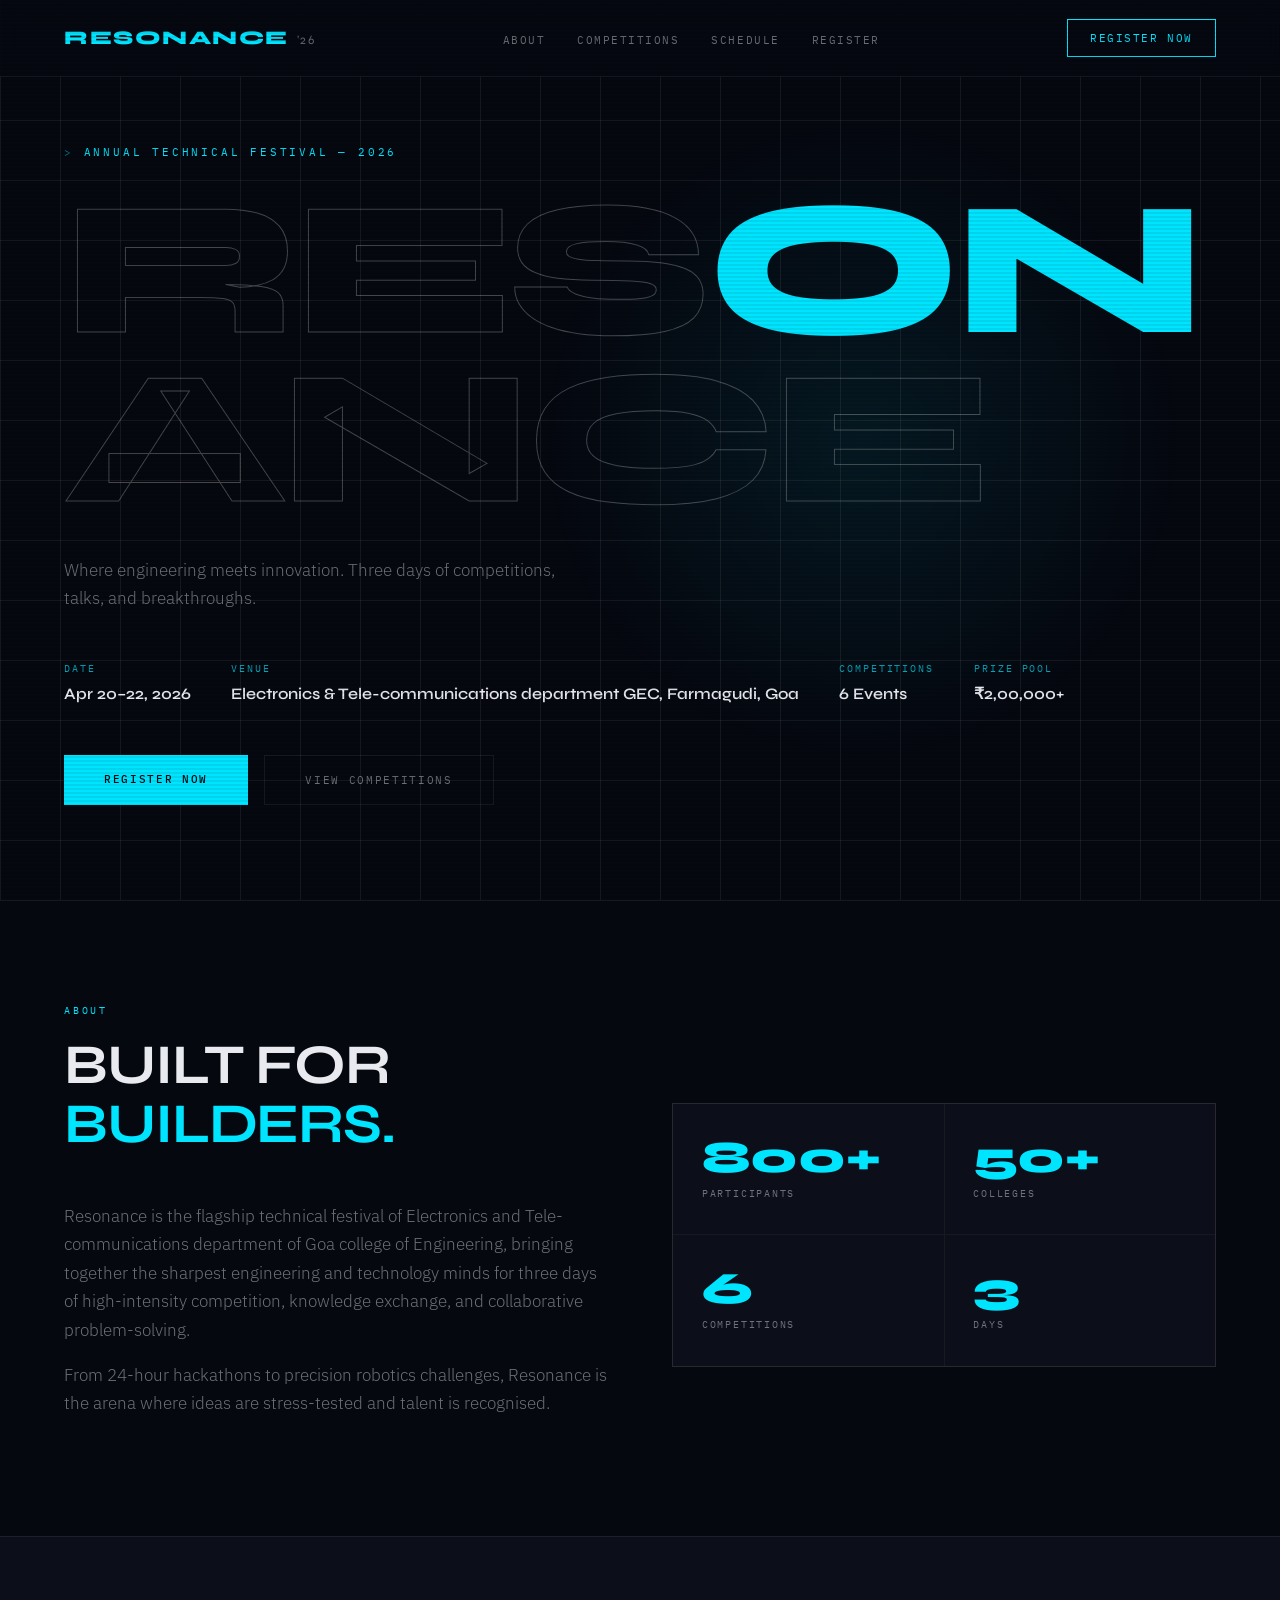
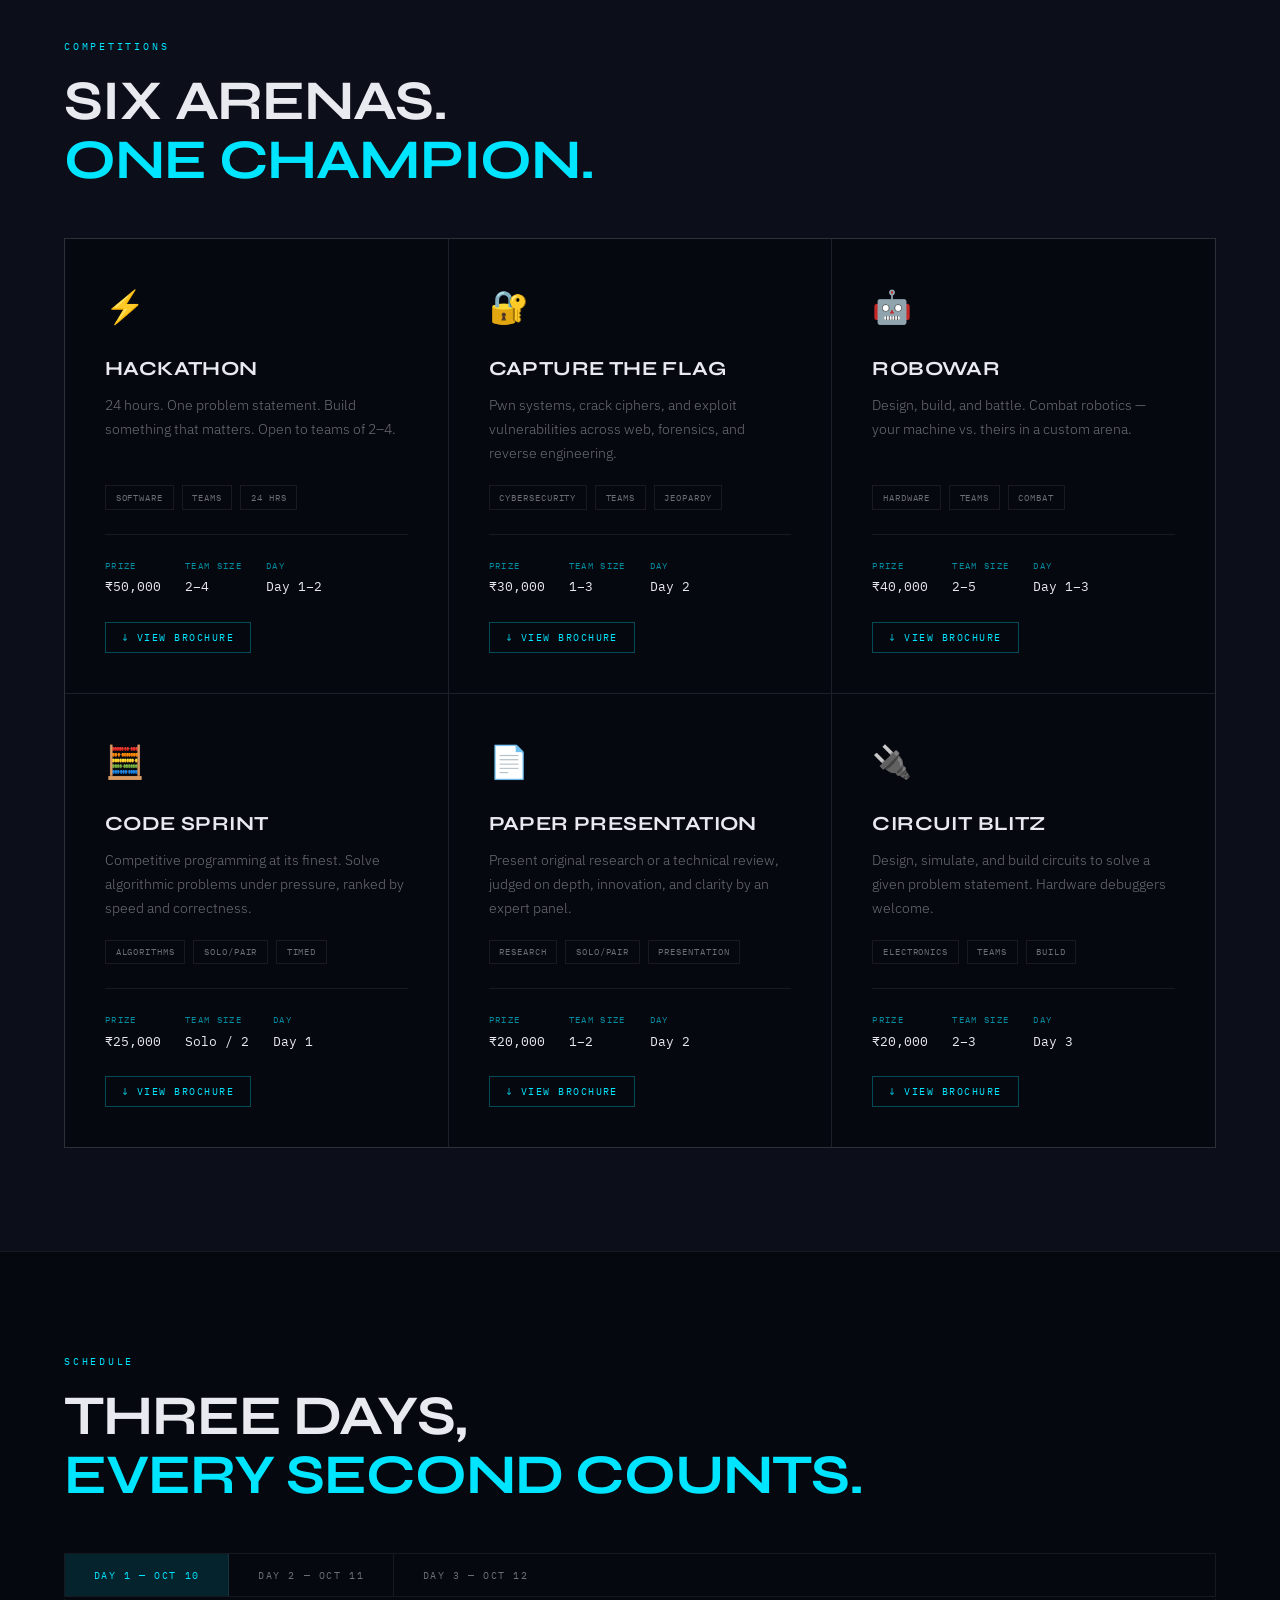
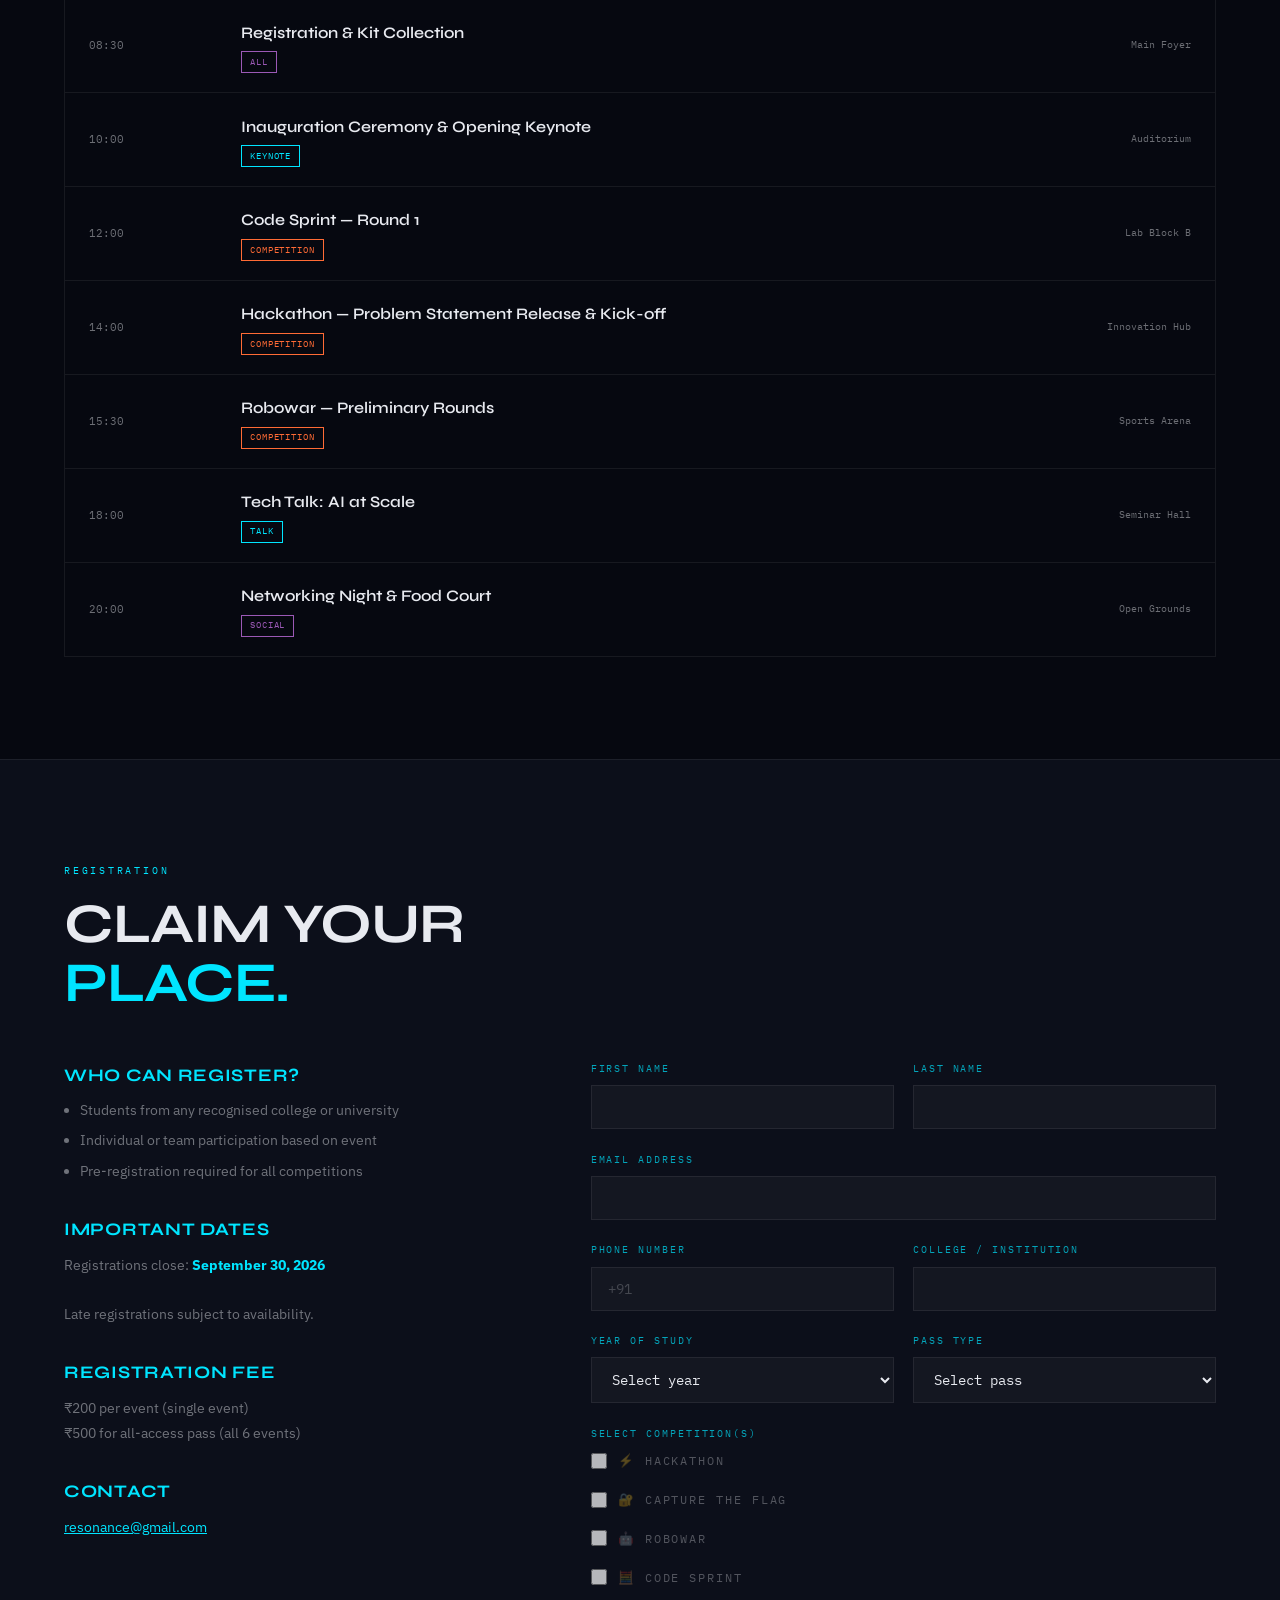
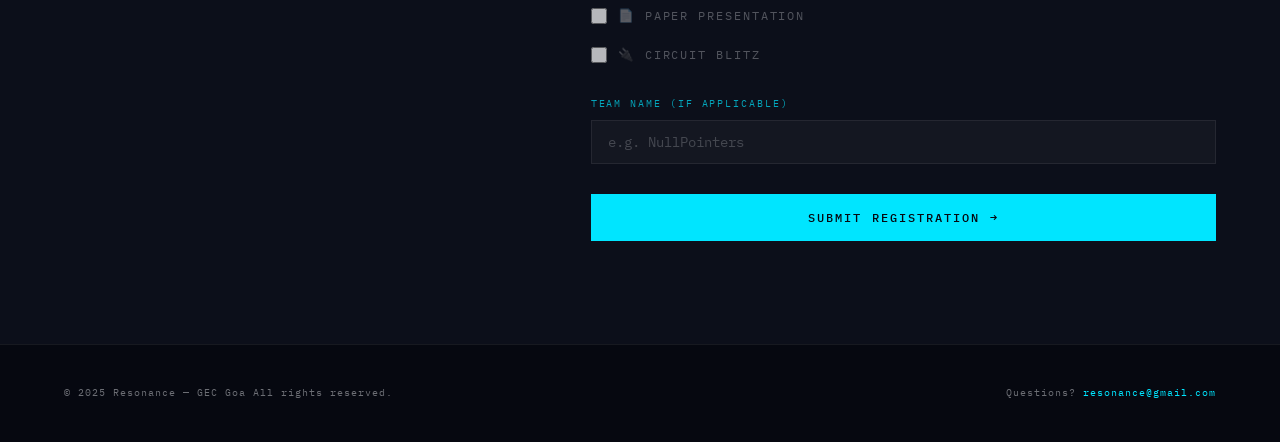
<file: index_old.html>
<!DOCTYPE html>
<html lang="en">
<head>
  <meta charset="UTF-8"/>
  <meta name="viewport" content="width=device-width, initial-scale=1.0"/>
  <title>RESONANCE 2026 — Technical Fest</title>
  <link rel="preconnect" href="https://fonts.googleapis.com">
  <link href="https://fonts.googleapis.com/css2?family=Syne:wght@400;500;600;700;800&family=IBM+Plex+Mono:ital,wght@0,300;0,400;0,500;1,300&family=IBM+Plex+Sans:wght@300;400&display=swap" rel="stylesheet">
  <style>
    *, *::before, *::after { box-sizing: border-box; margin: 0; padding: 0; }

    :root {
      --bg: #060810;
      --surface: #0c0f1a;
      --border: rgba(255,255,255,0.07);
      --cyan: #00e5ff;
      --cyan-dim: rgba(0,229,255,0.12);
      --cyan-glow: rgba(0,229,255,0.35);
      --orange: #ff6b35;
      --text: #e8eaf0;
      --muted: rgba(232,234,240,0.45);
      --display: 'Syne', sans-serif;
      --mono: 'IBM Plex Mono', monospace;
      --body: 'IBM Plex Sans', sans-serif;
    }

    html { scroll-behavior: smooth; }

    body {
      background: var(--bg);
      color: var(--text);
      font-family: var(--body);
      font-size: 16px;
      line-height: 1.7;
      overflow-x: hidden;
    }

    body::before {
      content: '';
      position: fixed; inset: 0; z-index: 999;
      background: repeating-linear-gradient(0deg, transparent, transparent 2px, rgba(0,0,0,0.07) 2px, rgba(0,0,0,0.07) 4px);
      pointer-events: none;
    }

    body::after {
      content: '';
      position: fixed; inset: 0; z-index: 0;
      background-image: linear-gradient(var(--border) 1px, transparent 1px), linear-gradient(90deg, var(--border) 1px, transparent 1px);
      background-size: 60px 60px;
      pointer-events: none;
    }

    * { position: relative; z-index: 1; }

    nav {
      position: fixed; top: 0; left: 0; right: 0; z-index: 900;
      display: flex; align-items: center; justify-content: space-between;
      padding: 1.2rem clamp(1.5rem, 5vw, 4rem);
      background: rgba(6,8,16,0.88);
      backdrop-filter: blur(12px);
      border-bottom: 1px solid var(--border);
    }

    .nav-logo { font-family: var(--display); font-weight: 800; font-size: 1.2rem; letter-spacing: 0.08em; text-transform: uppercase; color: var(--cyan); }
    .nav-logo span { color: var(--text); opacity: 0.4; font-weight: 400; font-size: 0.8rem; margin-left: 0.5rem; }

    nav ul { list-style: none; display: flex; gap: 2rem; }
    nav a { font-family: var(--mono); font-size: 0.68rem; letter-spacing: 0.14em; text-transform: uppercase; text-decoration: none; color: var(--muted); transition: color 0.2s; }
    nav a:hover { color: var(--cyan); }

    .nav-register { padding: 0.55rem 1.4rem; border: 1px solid var(--cyan); color: var(--cyan); transition: background 0.2s, color 0.2s; }
    .nav-register:hover { background: var(--cyan); color: var(--bg); }

    header {
      min-height: 100vh;
      display: flex; flex-direction: column; justify-content: center; align-items: flex-start;
      padding: 8rem clamp(1.5rem, 6vw, 4rem) 5rem;
      overflow: hidden;
    }

    .hero-glow {
      position: absolute; top: 10%; left: 40%; width: 700px; height: 700px;
      background: radial-gradient(circle, rgba(0,229,255,0.08) 0%, transparent 65%);
      pointer-events: none; z-index: 0;
      animation: pulse 6s ease-in-out infinite alternate;
    }

    @keyframes pulse { from { transform: scale(1); opacity: 0.6; } to { transform: scale(1.15); opacity: 1; } }
    @keyframes fadeUp { from { opacity: 0; transform: translateY(18px); } to { opacity: 1; transform: translateY(0); } }

    .hero-eyebrow { font-family: var(--mono); font-size: 0.7rem; letter-spacing: 0.25em; text-transform: uppercase; color: var(--cyan); margin-bottom: 1.5rem; animation: fadeUp 0.7s ease both; }
    .hero-eyebrow::before { content: '> '; opacity: 0.5; }

    h1 { font-family: var(--display); font-weight: 800; font-size: clamp(3rem, 15vw, 13rem); line-height: 0.88; letter-spacing: -0.03em; text-transform: uppercase; animation: fadeUp 0.8s 0.1s ease both; }
    h1 .outline { -webkit-text-stroke: 1px rgba(255,255,255,0.25); color: transparent; }
    h1 .accent { color: var(--cyan); }

    .hero-tagline { margin-top: 2rem; font-size: 1.05rem; color: var(--muted); max-width: 500px; font-weight: 300; animation: fadeUp 0.8s 0.2s ease both; }

    .hero-meta { display: flex; gap: 2.5rem; flex-wrap: wrap; margin-top: 3rem; animation: fadeUp 0.8s 0.3s ease both; }
    .hero-meta-item { display: flex; flex-direction: column; gap: 0.2rem; }
    .hero-meta-label { font-family: var(--mono); font-size: 0.6rem; letter-spacing: 0.2em; text-transform: uppercase; color: var(--cyan); opacity: 0.7; }
    .hero-meta-val { font-family: var(--display); font-weight: 600; font-size: 1rem; }

    .hero-cta { display: flex; gap: 1rem; flex-wrap: wrap; margin-top: 3rem; animation: fadeUp 0.8s 0.4s ease both; }

    .btn-primary { padding: 0.9rem 2.5rem; background: var(--cyan); color: var(--bg); font-family: var(--mono); font-size: 0.7rem; letter-spacing: 0.15em; text-transform: uppercase; text-decoration: none; font-weight: 500; transition: opacity 0.2s, box-shadow 0.2s; }
    .btn-primary:hover { opacity: 0.85; box-shadow: 0 0 30px var(--cyan-glow); }

    .btn-outline { padding: 0.9rem 2.5rem; border: 1px solid var(--border); color: var(--muted); font-family: var(--mono); font-size: 0.7rem; letter-spacing: 0.15em; text-transform: uppercase; text-decoration: none; transition: border-color 0.2s, color 0.2s; }
    .btn-outline:hover { border-color: var(--cyan); color: var(--cyan); }

    section { padding: clamp(4rem, 8vw, 7rem) clamp(1.5rem, 6vw, 4rem); border-top: 1px solid var(--border); }

    .sec-label { font-family: var(--mono); font-size: 0.62rem; letter-spacing: 0.28em; text-transform: uppercase; color: var(--cyan); margin-bottom: 1rem; opacity: 0.8; }

    h2 { font-family: var(--display); font-weight: 700; font-size: clamp(2rem, 4.5vw, 3.5rem); line-height: 1.05; letter-spacing: -0.02em; text-transform: uppercase; margin-bottom: 3rem; }
    h2 em { font-style: normal; color: var(--cyan); }

    .about-layout { display: grid; grid-template-columns: 1fr 1fr; gap: 4rem; align-items: center; }
    .about-text p { color: var(--muted); font-weight: 300; margin-bottom: 1rem; font-size: 1.05rem; }

    .stats-grid { display: grid; grid-template-columns: 1fr 1fr; gap: 1px; background: var(--border); border: 1px solid var(--border); }
    .stat-box { background: var(--surface); padding: 2rem 1.8rem; transition: background 0.2s; }
    .stat-box:hover { background: var(--cyan-dim); }
    .stat-num { font-family: var(--display); font-size: 2.8rem; font-weight: 800; color: var(--cyan); line-height: 1; margin-bottom: 0.3rem; }
    .stat-label { font-family: var(--mono); font-size: 0.62rem; letter-spacing: 0.18em; text-transform: uppercase; color: var(--muted); }

    #competitions { background: var(--surface); }

    .comp-grid { display: grid; grid-template-columns: repeat(auto-fill, minmax(320px, 1fr)); gap: 1px; background: var(--border); border: 1px solid var(--border); }

    .comp-card { background: var(--bg); padding: 2.5rem; cursor: pointer; transition: background 0.2s; display: flex; flex-direction: column; }
    .comp-card:hover { background: rgba(0,229,255,0.04); }

    .comp-icon { font-size: 2rem; margin-bottom: 1.2rem; }
    .comp-card h3 { font-family: var(--display); font-weight: 700; font-size: 1.25rem; text-transform: uppercase; letter-spacing: 0.02em; margin-bottom: 0.5rem; }
    .comp-card p { font-size: 0.88rem; color: var(--muted); font-weight: 300; flex: 1; }

    .comp-tags { display: flex; gap: 0.5rem; flex-wrap: wrap; margin-top: 1.2rem; }
    .ctag { font-family: var(--mono); font-size: 0.58rem; letter-spacing: 0.1em; text-transform: uppercase; padding: 0.2rem 0.6rem; border: 1px solid var(--border); color: var(--muted); }

    .comp-meta { display: flex; gap: 1.5rem; margin-top: 1.5rem; padding-top: 1.5rem; border-top: 1px solid var(--border); }
    .comp-meta-item { display: flex; flex-direction: column; gap: 0.15rem; }
    .comp-meta-key { font-family: var(--mono); font-size: 0.55rem; letter-spacing: 0.15em; text-transform: uppercase; color: var(--cyan); opacity: 0.6; }
    .comp-meta-val { font-family: var(--mono); font-size: 0.8rem; color: var(--text); }

    .btn-brochure { display: inline-block; margin-top: 1.5rem; font-family: var(--mono); font-size: 0.62rem; letter-spacing: 0.15em; text-transform: uppercase; color: var(--cyan); text-decoration: none; border: 1px solid rgba(0,229,255,0.3); padding: 0.5rem 1rem; transition: background 0.2s, border-color 0.2s; align-self: flex-start; cursor: pointer; background: none; }
    .btn-brochure:hover { background: var(--cyan-dim); border-color: var(--cyan); }
    .btn-brochure::before { content: '↓ '; }

    /* BROCHURE OVERLAY */
    .brochure-overlay { display: none; position: fixed; inset: 0; z-index: 800; background: rgba(6,8,16,0.97); overflow-y: auto; }
    .brochure-overlay.open { display: block; }

    .brochure-inner { max-width: 860px; margin: 4rem auto; padding: 0 1.5rem 4rem; }

    .brochure-close { font-family: var(--mono); font-size: 0.68rem; letter-spacing: 0.15em; text-transform: uppercase; color: var(--muted); background: none; border: 1px solid var(--border); padding: 0.5rem 1.2rem; cursor: pointer; margin-bottom: 3rem; transition: color 0.2s, border-color 0.2s; }
    .brochure-close:hover { color: var(--cyan); border-color: var(--cyan); }

    .brochure-hero { border: 1px solid var(--border); padding: 3.5rem; margin-bottom: 2rem; background: var(--surface); }
    .brochure-hero .big-icon { font-size: 3rem; margin-bottom: 1rem; display: block; }
    .brochure-hero h2 { font-size: clamp(2rem, 5vw, 3.5rem); margin-bottom: 0.5rem; }
    .brochure-hero p { color: var(--muted); font-size: 1.05rem; max-width: 560px; }

    .brochure-section { border: 1px solid var(--border); padding: 2.5rem; margin-bottom: 1px; background: var(--surface); }
    .brochure-section h3 { font-family: var(--display); font-weight: 700; font-size: 1rem; text-transform: uppercase; letter-spacing: 0.06em; color: var(--cyan); margin-bottom: 1.2rem; }
    .brochure-section p, .brochure-section li { color: var(--muted); font-size: 0.95rem; font-weight: 300; }
    .brochure-section ul { padding-left: 1.2rem; }
    .brochure-section li { margin-bottom: 0.4rem; }

    .brochure-grid { display: grid; grid-template-columns: 1fr 1fr; gap: 1px; margin-bottom: 1px; }

    .prize-row { display: flex; justify-content: space-between; align-items: center; padding: 0.8rem 0; border-bottom: 1px solid var(--border); }
    .prize-row:last-child { border-bottom: none; }
    .prize-place { font-family: var(--mono); font-size: 0.72rem; letter-spacing: 0.1em; text-transform: uppercase; color: var(--muted); }
    .prize-amount { font-family: var(--display); font-weight: 700; color: var(--cyan); font-size: 1.3rem; }

    .timeline-item { display: flex; gap: 1.5rem; padding: 0.8rem 0; border-bottom: 1px solid var(--border); align-items: baseline; }
    .timeline-item:last-child { border-bottom: none; }
    .timeline-date { font-family: var(--mono); font-size: 0.7rem; color: var(--cyan); opacity: 0.7; min-width: 90px; }
    .timeline-text { font-size: 0.92rem; color: var(--muted); }

    .btn-register-comp { display: inline-block; margin-top: 2rem; padding: 1rem 2.5rem; background: var(--cyan); color: var(--bg); font-family: var(--mono); font-size: 0.7rem; letter-spacing: 0.15em; text-transform: uppercase; font-weight: 500; cursor: pointer; border: none; transition: opacity 0.2s; }
    .btn-register-comp:hover { opacity: 0.85; }

    /* SCHEDULE */
    .schedule-tabs { display: flex; border: 1px solid var(--border); margin-bottom: 2px; overflow-x: auto; }
    .tab { font-family: var(--mono); font-size: 0.65rem; letter-spacing: 0.15em; text-transform: uppercase; padding: 0.9rem 1.8rem; background: none; border: none; border-right: 1px solid var(--border); color: var(--muted); cursor: pointer; white-space: nowrap; transition: background 0.15s, color 0.15s; }
    .tab:last-child { border-right: none; }
    .tab.active { background: var(--cyan-dim); color: var(--cyan); }
    .tab-content { display: none; }
    .tab-content.active { display: block; }

    .sched-item { display: grid; grid-template-columns: 120px 1fr auto; gap: 2rem; padding: 1.2rem 1.5rem; border: 1px solid var(--border); border-top: none; align-items: center; transition: background 0.15s; }
    .sched-item:hover { background: rgba(0,229,255,0.03); }
    .sched-time { font-family: var(--mono); font-size: 0.7rem; color: var(--muted); }
    .sched-title { font-family: var(--display); font-weight: 600; font-size: 1rem; }
    .sched-loc { font-family: var(--mono); font-size: 0.62rem; color: var(--muted); text-align: right; }
    .sched-badge { font-family: var(--mono); font-size: 0.55rem; letter-spacing: 0.1em; text-transform: uppercase; padding: 0.15rem 0.5rem; border: 1px solid; display: inline-block; margin-top: 0.3rem; }
    .badge-comp { border-color: var(--orange); color: var(--orange); }
    .badge-talk { border-color: var(--cyan); color: var(--cyan); }
    .badge-social { border-color: #9b59b6; color: #9b59b6; }
    .badge-workshop { border-color: #2ecc71; color: #2ecc71; }

    /* REGISTER */
    #register { background: var(--surface); }
    .reg-layout { display: grid; grid-template-columns: 1fr 1.4fr; gap: 5rem; align-items: start; }
    .reg-info h3 { font-family: var(--display); font-weight: 700; font-size: 1.1rem; text-transform: uppercase; letter-spacing: 0.04em; margin-bottom: 0.5rem; color: var(--cyan); }
    .reg-info p { color: var(--muted); font-size: 0.9rem; margin-bottom: 1.5rem; }
    .reg-info ul { padding-left: 1rem; }
    .reg-info li { color: var(--muted); font-size: 0.88rem; margin-bottom: 0.4rem; }

    .form-group { margin-bottom: 1.4rem; }
    label { display: block; font-family: var(--mono); font-size: 0.6rem; letter-spacing: 0.2em; text-transform: uppercase; color: var(--cyan); opacity: 0.7; margin-bottom: 0.5rem; }
    input, select, textarea { width: 100%; background: rgba(255,255,255,0.03); border: 1px solid var(--border); padding: 0.75rem 1rem; color: var(--text); font-family: var(--mono); font-size: 0.85rem; outline: none; transition: border-color 0.2s, background 0.2s; }
    input:focus, select:focus, textarea:focus { border-color: var(--cyan); background: var(--cyan-dim); }
    input::placeholder, textarea::placeholder { color: var(--muted); opacity: 0.5; }
    select option { background: var(--bg); }
    textarea { resize: vertical; min-height: 80px; }

    .form-row { display: grid; grid-template-columns: 1fr 1fr; gap: 1.2rem; }

    .checkbox-group { display: flex; flex-direction: column; gap: 0.6rem; }
    .checkbox-item { display: flex; align-items: center; gap: 0.7rem; cursor: pointer; }
    .checkbox-item input[type="checkbox"] { width: 16px; height: 16px; accent-color: var(--cyan); }
    .checkbox-item span { font-family: var(--mono); font-size: 0.78rem; color: var(--muted); }

    .btn-submit { width: 100%; padding: 1rem; background: var(--cyan); color: var(--bg); font-family: var(--mono); font-size: 0.72rem; letter-spacing: 0.18em; text-transform: uppercase; font-weight: 500; border: none; cursor: pointer; margin-top: 0.5rem; transition: opacity 0.2s, box-shadow 0.2s; }
    .btn-submit:hover { opacity: 0.85; box-shadow: 0 0 24px var(--cyan-glow); }

    .reg-success { display: none; text-align: center; padding: 3rem 2rem; border: 1px solid rgba(0,229,255,0.2); }
    .reg-success .icon { font-size: 2.5rem; margin-bottom: 1rem; }
    .reg-success h3 { font-family: var(--display); font-size: 1.8rem; font-weight: 700; text-transform: uppercase; color: var(--cyan); }
    .reg-success p { color: var(--muted); font-family: var(--mono); font-size: 0.75rem; margin-top: 0.5rem; }

    footer { padding: 2.5rem clamp(1.5rem, 6vw, 4rem); border-top: 1px solid var(--border); display: flex; justify-content: space-between; align-items: center; flex-wrap: wrap; gap: 1rem; }
    footer p { font-family: var(--mono); font-size: 0.62rem; letter-spacing: 0.1em; color: var(--muted); }
    footer a { color: var(--cyan); text-decoration: none; }

    .reveal { opacity: 0; transform: translateY(20px); transition: opacity 0.65s ease, transform 0.65s ease; }
    .reveal.visible { opacity: 1; transform: translateY(0); }

    @media (max-width: 860px) {
      nav ul { display: none; }
      .about-layout, .reg-layout { grid-template-columns: 1fr; gap: 2.5rem; }
      .brochure-grid { grid-template-columns: 1fr; }
      .sched-item { grid-template-columns: 90px 1fr; }
      .sched-loc { display: none; }
      .form-row { grid-template-columns: 1fr; }
    }
  </style>
</head>
<body>

<nav>
  <div class="nav-logo">Resonance<span>'26</span></div>
  <ul>
    <li><a href="#about">About</a></li>
    <li><a href="#competitions">Competitions</a></li>
    <li><a href="#schedule">Schedule</a></li>
    <li><a href="#register">Register</a></li>
  </ul>
  <a href="#register" class="nav-register">Register Now</a>
</nav>

<header>
  <div class="hero-glow"></div>
  <p class="hero-eyebrow">Annual Technical Festival — 2026</p>
  <h1><span class="outline">Res</span><span class="accent">on</span><br><span class="outline">ance</span></h1>
  <p class="hero-tagline">Where engineering meets innovation. Three days of competitions, talks, and breakthroughs.</p>
  <div class="hero-meta">
    <div class="hero-meta-item"><span class="hero-meta-label">Date</span><span class="hero-meta-val">Apr 20–22, 2026</span></div>
    <div class="hero-meta-item"><span class="hero-meta-label">Venue</span><span class="hero-meta-val">Electronics & Tele-communications department GEC, Farmagudi, Goa</span></div>
    <div class="hero-meta-item"><span class="hero-meta-label">Competitions</span><span class="hero-meta-val">6 Events</span></div>
    <div class="hero-meta-item"><span class="hero-meta-label">Prize Pool</span><span class="hero-meta-val">&#8377;2,00,000+</span></div>
  </div>
  <div class="hero-cta">
    <a href="#register" class="btn-primary">Register Now</a>
    <a href="#competitions" class="btn-outline">View Competitions</a>
  </div>
</header>

<section id="about">
  <p class="sec-label reveal">About</p>
  <div class="about-layout">
    <div class="about-text">
      <h2 class="reveal">Built for<br><em>Builders.</em></h2>
      <p class="reveal">Resonance is the flagship technical festival of Electronics and Tele-communications department of Goa college of Engineering, bringing together the sharpest engineering and technology minds for three days of high-intensity competition, knowledge exchange, and collaborative problem-solving.</p>
      <p class="reveal">From 24-hour hackathons to precision robotics challenges, Resonance is the arena where ideas are stress-tested and talent is recognised.</p>
    </div>
    <div class="stats-grid reveal">
      <div class="stat-box"><div class="stat-num">800+</div><div class="stat-label">Participants</div></div>
      <div class="stat-box"><div class="stat-num">50+</div><div class="stat-label">Colleges</div></div>
      <div class="stat-box"><div class="stat-num">6</div><div class="stat-label">Competitions</div></div>
      <div class="stat-box"><div class="stat-num">3</div><div class="stat-label">Days</div></div>
    </div>
  </div>
</section>

<section id="competitions">
  <p class="sec-label reveal">Competitions</p>
  <h2 class="reveal">Six arenas.<br><em>One champion.</em></h2>

  <div class="comp-grid reveal">
    <div class="comp-card">
      <div class="comp-icon">&#9889;</div>
      <h3>Hackathon</h3>
      <p>24 hours. One problem statement. Build something that matters. Open to teams of 2–4.</p>
      <div class="comp-tags"><span class="ctag">Software</span><span class="ctag">Teams</span><span class="ctag">24 hrs</span></div>
      <div class="comp-meta">
        <div class="comp-meta-item"><span class="comp-meta-key">Prize</span><span class="comp-meta-val">&#8377;50,000</span></div>
        <div class="comp-meta-item"><span class="comp-meta-key">Team Size</span><span class="comp-meta-val">2–4</span></div>
        <div class="comp-meta-item"><span class="comp-meta-key">Day</span><span class="comp-meta-val">Day 1–2</span></div>
      </div>
      <button class="btn-brochure" onclick="openBrochure('hackathon')">View Brochure</button>
    </div>

    <div class="comp-card">
      <div class="comp-icon">&#128272;</div>
      <h3>Capture the Flag</h3>
      <p>Pwn systems, crack ciphers, and exploit vulnerabilities across web, forensics, and reverse engineering.</p>
      <div class="comp-tags"><span class="ctag">Cybersecurity</span><span class="ctag">Teams</span><span class="ctag">Jeopardy</span></div>
      <div class="comp-meta">
        <div class="comp-meta-item"><span class="comp-meta-key">Prize</span><span class="comp-meta-val">&#8377;30,000</span></div>
        <div class="comp-meta-item"><span class="comp-meta-key">Team Size</span><span class="comp-meta-val">1–3</span></div>
        <div class="comp-meta-item"><span class="comp-meta-key">Day</span><span class="comp-meta-val">Day 2</span></div>
      </div>
      <button class="btn-brochure" onclick="openBrochure('ctf')">View Brochure</button>
    </div>

    <div class="comp-card">
      <div class="comp-icon">&#129302;</div>
      <h3>Robowar</h3>
      <p>Design, build, and battle. Combat robotics — your machine vs. theirs in a custom arena.</p>
      <div class="comp-tags"><span class="ctag">Hardware</span><span class="ctag">Teams</span><span class="ctag">Combat</span></div>
      <div class="comp-meta">
        <div class="comp-meta-item"><span class="comp-meta-key">Prize</span><span class="comp-meta-val">&#8377;40,000</span></div>
        <div class="comp-meta-item"><span class="comp-meta-key">Team Size</span><span class="comp-meta-val">2–5</span></div>
        <div class="comp-meta-item"><span class="comp-meta-key">Day</span><span class="comp-meta-val">Day 1–3</span></div>
      </div>
      <button class="btn-brochure" onclick="openBrochure('robotics')">View Brochure</button>
    </div>

    <div class="comp-card">
      <div class="comp-icon">&#129518;</div>
      <h3>Code Sprint</h3>
      <p>Competitive programming at its finest. Solve algorithmic problems under pressure, ranked by speed and correctness.</p>
      <div class="comp-tags"><span class="ctag">Algorithms</span><span class="ctag">Solo/Pair</span><span class="ctag">Timed</span></div>
      <div class="comp-meta">
        <div class="comp-meta-item"><span class="comp-meta-key">Prize</span><span class="comp-meta-val">&#8377;25,000</span></div>
        <div class="comp-meta-item"><span class="comp-meta-key">Team Size</span><span class="comp-meta-val">Solo / 2</span></div>
        <div class="comp-meta-item"><span class="comp-meta-key">Day</span><span class="comp-meta-val">Day 1</span></div>
      </div>
      <button class="btn-brochure" onclick="openBrochure('codesprint')">View Brochure</button>
    </div>

    <div class="comp-card">
      <div class="comp-icon">&#128196;</div>
      <h3>Paper Presentation</h3>
      <p>Present original research or a technical review, judged on depth, innovation, and clarity by an expert panel.</p>
      <div class="comp-tags"><span class="ctag">Research</span><span class="ctag">Solo/Pair</span><span class="ctag">Presentation</span></div>
      <div class="comp-meta">
        <div class="comp-meta-item"><span class="comp-meta-key">Prize</span><span class="comp-meta-val">&#8377;20,000</span></div>
        <div class="comp-meta-item"><span class="comp-meta-key">Team Size</span><span class="comp-meta-val">1–2</span></div>
        <div class="comp-meta-item"><span class="comp-meta-key">Day</span><span class="comp-meta-val">Day 2</span></div>
      </div>
      <button class="btn-brochure" onclick="openBrochure('paper')">View Brochure</button>
    </div>

    <div class="comp-card">
      <div class="comp-icon">&#128268;</div>
      <h3>Circuit Blitz</h3>
      <p>Design, simulate, and build circuits to solve a given problem statement. Hardware debuggers welcome.</p>
      <div class="comp-tags"><span class="ctag">Electronics</span><span class="ctag">Teams</span><span class="ctag">Build</span></div>
      <div class="comp-meta">
        <div class="comp-meta-item"><span class="comp-meta-key">Prize</span><span class="comp-meta-val">&#8377;20,000</span></div>
        <div class="comp-meta-item"><span class="comp-meta-key">Team Size</span><span class="comp-meta-val">2–3</span></div>
        <div class="comp-meta-item"><span class="comp-meta-key">Day</span><span class="comp-meta-val">Day 3</span></div>
      </div>
      <button class="btn-brochure" onclick="openBrochure('circuit')">View Brochure</button>
    </div>
  </div>
</section>

<section id="schedule">
  <p class="sec-label reveal">Schedule</p>
  <h2 class="reveal">Three days,<br><em>every second counts.</em></h2>

  <div class="schedule-tabs reveal">
    <button class="tab active" onclick="switchTab(0)">Day 1 — Oct 10</button>
    <button class="tab" onclick="switchTab(1)">Day 2 — Oct 11</button>
    <button class="tab" onclick="switchTab(2)">Day 3 — Oct 12</button>
  </div>

  <div class="tab-content active" id="tab0">
    <div class="sched-item"><span class="sched-time">08:30</span><div><div class="sched-title">Registration &amp; Kit Collection</div><span class="sched-badge badge-social">All</span></div><span class="sched-loc">Main Foyer</span></div>
    <div class="sched-item"><span class="sched-time">10:00</span><div><div class="sched-title">Inauguration Ceremony &amp; Opening Keynote</div><span class="sched-badge badge-talk">Keynote</span></div><span class="sched-loc">Auditorium</span></div>
    <div class="sched-item"><span class="sched-time">12:00</span><div><div class="sched-title">Code Sprint — Round 1</div><span class="sched-badge badge-comp">Competition</span></div><span class="sched-loc">Lab Block B</span></div>
    <div class="sched-item"><span class="sched-time">14:00</span><div><div class="sched-title">Hackathon — Problem Statement Release &amp; Kick-off</div><span class="sched-badge badge-comp">Competition</span></div><span class="sched-loc">Innovation Hub</span></div>
    <div class="sched-item"><span class="sched-time">15:30</span><div><div class="sched-title">Robowar — Preliminary Rounds</div><span class="sched-badge badge-comp">Competition</span></div><span class="sched-loc">Sports Arena</span></div>
    <div class="sched-item"><span class="sched-time">18:00</span><div><div class="sched-title">Tech Talk: AI at Scale</div><span class="sched-badge badge-talk">Talk</span></div><span class="sched-loc">Seminar Hall</span></div>
    <div class="sched-item"><span class="sched-time">20:00</span><div><div class="sched-title">Networking Night &amp; Food Court</div><span class="sched-badge badge-social">Social</span></div><span class="sched-loc">Open Grounds</span></div>
  </div>

  <div class="tab-content" id="tab1">
    <div class="sched-item"><span class="sched-time">09:00</span><div><div class="sched-title">Hackathon — Mid-point Review</div><span class="sched-badge badge-comp">Competition</span></div><span class="sched-loc">Innovation Hub</span></div>
    <div class="sched-item"><span class="sched-time">10:00</span><div><div class="sched-title">CTF — Competition Opens</div><span class="sched-badge badge-comp">Competition</span></div><span class="sched-loc">Cyber Lab</span></div>
    <div class="sched-item"><span class="sched-time">10:30</span><div><div class="sched-title">Paper Presentation — Session A</div><span class="sched-badge badge-comp">Competition</span></div><span class="sched-loc">Conference Room 1</span></div>
    <div class="sched-item"><span class="sched-time">14:00</span><div><div class="sched-title">Code Sprint — Finals</div><span class="sched-badge badge-comp">Competition</span></div><span class="sched-loc">Lab Block B</span></div>
    <div class="sched-item"><span class="sched-time">14:00</span><div><div class="sched-title">Paper Presentation — Session B</div><span class="sched-badge badge-comp">Competition</span></div><span class="sched-loc">Conference Room 1</span></div>
    <div class="sched-item"><span class="sched-time">16:00</span><div><div class="sched-title">Workshop: Embedded Systems with RTOS</div><span class="sched-badge badge-workshop">Workshop</span></div><span class="sched-loc">Electronics Lab</span></div>
    <div class="sched-item"><span class="sched-time">18:30</span><div><div class="sched-title">CTF — Competition Closes &amp; Scoreboard Freeze</div><span class="sched-badge badge-comp">Competition</span></div><span class="sched-loc">Cyber Lab</span></div>
  </div>

  <div class="tab-content" id="tab2">
    <div class="sched-item"><span class="sched-time">09:00</span><div><div class="sched-title">Hackathon — Final Submissions &amp; Demos</div><span class="sched-badge badge-comp">Competition</span></div><span class="sched-loc">Innovation Hub</span></div>
    <div class="sched-item"><span class="sched-time">10:00</span><div><div class="sched-title">Circuit Blitz — Build Phase</div><span class="sched-badge badge-comp">Competition</span></div><span class="sched-loc">Electronics Lab</span></div>
    <div class="sched-item"><span class="sched-time">12:00</span><div><div class="sched-title">Robowar — Semi Finals &amp; Finals</div><span class="sched-badge badge-comp">Competition</span></div><span class="sched-loc">Sports Arena</span></div>
    <div class="sched-item"><span class="sched-time">14:30</span><div><div class="sched-title">Circuit Blitz — Demo &amp; Judging</div><span class="sched-badge badge-comp">Competition</span></div><span class="sched-loc">Electronics Lab</span></div>
    <div class="sched-item"><span class="sched-time">16:00</span><div><div class="sched-title">Closing Keynote: The Future of Deep Tech</div><span class="sched-badge badge-talk">Keynote</span></div><span class="sched-loc">Auditorium</span></div>
    <div class="sched-item"><span class="sched-time">17:30</span><div><div class="sched-title">Prize Distribution &amp; Valedictory</div><span class="sched-badge badge-social">Ceremony</span></div><span class="sched-loc">Auditorium</span></div>
  </div>
</section>

<section id="register">
  <p class="sec-label reveal">Registration</p>
  <h2 class="reveal">Claim your<br><em>place.</em></h2>

  <div class="reg-layout reveal">
    <div class="reg-info">
      <h3>Who Can Register?</h3>
      <ul>
        <li>Students from any recognised college or university</li>
        <li>Individual or team participation based on event</li>
        <li>Pre-registration required for all competitions</li>
      </ul>
      <h3 style="margin-top:2rem;">Important Dates</h3>
      <p>Registrations close: <strong style="color:var(--cyan)">September 30, 2026</strong></p>
      <p>Late registrations subject to availability.</p>
      <h3 style="margin-top:2rem;">Registration Fee</h3>
      <p>&#8377;200 per event (single event)<br>&#8377;500 for all-access pass (all 6 events)</p>
      <h3 style="margin-top:2rem;">Contact</h3>
      <p><a href="mailto:resonance@college.edu" style="color:var(--cyan)">resonance@gmail.com</a></p>
    </div>

    <div>
      <div id="reg-form">
        <div class="form-row">
          <div class="form-group"><label>First Name</label><input type="text" id="r-fname" placeholder=""/></div>
          <div class="form-group"><label>Last Name</label><input type="text" id="r-lname" placeholder=""/></div>
        </div>
        <div class="form-group"><label>Email Address</label><input type="email" id="r-email" placeholder=""/></div>
        <div class="form-row">
          <div class="form-group"><label>Phone Number</label><input type="tel" id="r-phone" placeholder="+91 "/></div>
          <div class="form-group"><label>College / Institution</label><input type="text" id="r-college" placeholder=""/></div>
        </div>
        <div class="form-row">
          <div class="form-group">
            <label>Year of Study</label>
            <select id="r-year">
              <option value="">Select year</option>
              <option>1st Year</option><option>2nd Year</option><option>3rd Year</option><option>4th Year</option><option>Postgraduate</option>
            </select>
          </div>
          <div class="form-group">
            <label>Pass Type</label>
            <select id="r-pass">
              <option value="">Select pass</option>
              <option>All-Access Pass — &#8377;500</option>
              <option>Single Event — &#8377;200</option>
            </select>
          </div>
        </div>
        <div class="form-group">
          <label>Select Competition(s)</label>
          <div class="checkbox-group">
            <label class="checkbox-item"><input type="checkbox" value="hackathon"> <span>&#9889; Hackathon</span></label>
            <label class="checkbox-item"><input type="checkbox" value="ctf"> <span>&#128272; Capture the Flag</span></label>
            <label class="checkbox-item"><input type="checkbox" value="robowar"> <span>&#129302; Robowar</span></label>
            <label class="checkbox-item"><input type="checkbox" value="codesprint"> <span>&#129518; Code Sprint</span></label>
            <label class="checkbox-item"><input type="checkbox" value="paper"> <span>&#128196; Paper Presentation</span></label>
            <label class="checkbox-item"><input type="checkbox" value="circuit"> <span>&#128268; Circuit Blitz</span></label>
          </div>
        </div>
        <div class="form-group"><label>Team Name (if applicable)</label><input type="text" id="r-team" placeholder="e.g. NullPointers"/></div>
        <button class="btn-submit" onclick="submitReg()">Submit Registration &#8594;</button>
      </div>

      <div class="reg-success" id="reg-success">
        <div class="icon">&#10022;</div>
        <h3>You're In.</h3>
        <p>We'll email your confirmation and payment details within 24 hours.</p>
      </div>
    </div>
  </div>
</section>

<footer>
  <p>&#169; 2025 Resonance — GEC Goa All rights reserved.</p>
  <p>Questions? <a href="mailto:resonance@college.edu">resonance@gmail.com</a></p>
</footer>

<!-- BROCHURE: HACKATHON -->
<div class="brochure-overlay" id="brochure-hackathon">
  <div class="brochure-inner">
    <button class="brochure-close" onclick="closeBrochure()">&#8592; Back to Competitions</button>
    <div class="brochure-hero">
      <span class="big-icon">&#9889;</span>
      <h2><em>Hackathon</em></h2>
      <p>24 hours. One problem. Infinite possibilities. Build, break, and deploy something that matters under pressure.</p>
    </div>
    <div class="brochure-grid">
      <div class="brochure-section"><h3>Overview</h3><p>Teams of 2–4 will receive a problem statement at kick-off and have 24 hours to design and present a working solution. All domains welcome — web, mobile, AI/ML, IoT, and hardware hacks.</p></div>
      <div class="brochure-section"><h3>Eligibility</h3><ul><li>Open to all undergraduate and postgraduate students</li><li>Inter-college teams allowed</li><li>Maximum 4 members per team</li><li>Each member must register individually</li></ul></div>
    </div>
    <div class="brochure-section"><h3>Rules</h3><ul><li>All code must be written during the hackathon window — no pre-built projects</li><li>Use of open-source libraries and APIs is permitted</li><li>Teams must present a working demo at the end</li><li>Judging: Innovation (30%), Technical Complexity (25%), Presentation (25%), Feasibility (20%)</li><li>Organiser decisions are final</li></ul></div>
    <div class="brochure-grid">
      <div class="brochure-section"><h3>Prizes</h3>
        <div class="prize-row"><span class="prize-place">&#127945; 1st Place</span><span class="prize-amount">&#8377;25,000</span></div>
        <div class="prize-row"><span class="prize-place">&#129352; 2nd Place</span><span class="prize-amount">&#8377;15,000</span></div>
        <div class="prize-row"><span class="prize-place">&#129353; 3rd Place</span><span class="prize-amount">&#8377;10,000</span></div>
        <div class="prize-row"><span class="prize-place">Best Domain Hack</span><span class="prize-amount">&#8377;5,000</span></div>
      </div>
      <div class="brochure-section"><h3>Timeline</h3>
        <div class="timeline-item"><span class="timeline-date">Oct 10, 14:00</span><span class="timeline-text">Problem statement release &amp; kick-off</span></div>
        <div class="timeline-item"><span class="timeline-date">Oct 11, 08:00</span><span class="timeline-text">Mid-point mentoring sessions</span></div>
        <div class="timeline-item"><span class="timeline-date">Oct 12, 09:00</span><span class="timeline-text">Final submission &amp; demo presentations</span></div>
        <div class="timeline-item"><span class="timeline-date">Oct 12, 17:30</span><span class="timeline-text">Winners announced at valedictory</span></div>
      </div>
    </div>
    <div class="brochure-section"><h3>What to Bring</h3><p>Laptops, chargers, any hardware components you plan to use. Meals and refreshments will be provided throughout the 24-hour window. On-campus accommodation available for outstation participants.</p></div>
    <button class="btn-register-comp" onclick="closeBrochure(); scrollToReg()">Register for Hackathon &#8594;</button>
  </div>
</div>

<!-- BROCHURE: CTF -->
<div class="brochure-overlay" id="brochure-ctf">
  <div class="brochure-inner">
    <button class="brochure-close" onclick="closeBrochure()">&#8592; Back to Competitions</button>
    <div class="brochure-hero">
      <span class="big-icon">&#128272;</span>
      <h2><em>Capture the Flag</em></h2>
      <p>A jeopardy-style cybersecurity competition. Find the flags. Exploit the systems. Own the scoreboard.</p>
    </div>
    <div class="brochure-grid">
      <div class="brochure-section"><h3>Overview</h3><p>Participants solve challenges across multiple cybersecurity domains to retrieve hidden "flags". Challenges increase in difficulty and point value. Top score wins.</p></div>
      <div class="brochure-section"><h3>Domains Covered</h3><ul><li>Web Exploitation</li><li>Reverse Engineering</li><li>Forensics &amp; Steganography</li><li>Cryptography</li><li>Binary Exploitation (PWN)</li><li>OSINT</li></ul></div>
    </div>
    <div class="brochure-section"><h3>Rules</h3><ul><li>Teams of 1–3 participants</li><li>No attacking other teams' infrastructure</li><li>Flag sharing or trading is strictly prohibited</li><li>Automated scanners against the platform are banned</li><li>All actions are logged — violations result in disqualification</li></ul></div>
    <div class="brochure-grid">
      <div class="brochure-section"><h3>Prizes</h3>
        <div class="prize-row"><span class="prize-place">&#127945; 1st Place</span><span class="prize-amount">&#8377;15,000</span></div>
        <div class="prize-row"><span class="prize-place">&#129352; 2nd Place</span><span class="prize-amount">&#8377;10,000</span></div>
        <div class="prize-row"><span class="prize-place">&#129353; 3rd Place</span><span class="prize-amount">&#8377;5,000</span></div>
      </div>
      <div class="brochure-section"><h3>Timeline</h3>
        <div class="timeline-item"><span class="timeline-date">Oct 11, 10:00</span><span class="timeline-text">Platform opens, competition begins</span></div>
        <div class="timeline-item"><span class="timeline-date">Oct 11, 18:30</span><span class="timeline-text">Scoreboard freeze</span></div>
        <div class="timeline-item"><span class="timeline-date">Oct 11, 19:00</span><span class="timeline-text">Competition closes, results declared</span></div>
      </div>
    </div>
    <button class="btn-register-comp" onclick="closeBrochure(); scrollToReg()">Register for CTF &#8594;</button>
  </div>
</div>

<!-- BROCHURE: ROBOTICS -->
<div class="brochure-overlay" id="brochure-robotics">
  <div class="brochure-inner">
    <button class="brochure-close" onclick="closeBrochure()">&#8592; Back to Competitions</button>
    <div class="brochure-hero">
      <span class="big-icon">&#129302;</span>
      <h2><em>Robowar</em></h2>
      <p>Build a combat robot and destroy the competition. The arena is unforgiving. Only the strongest machine survives.</p>
    </div>
    <div class="brochure-grid">
      <div class="brochure-section"><h3>Overview</h3><p>Teams bring pre-built combat robots to a custom arena. Robots battle in a knockout format. Points also awarded for aggression and control.</p></div>
      <div class="brochure-section"><h3>Bot Specifications</h3><ul><li>Weight: Max 15 kg</li><li>Dimensions: Max 60×60×30 cm</li><li>Power: 24V DC max</li><li>No flammable fluids or lasers</li><li>Remote control (2.4GHz) required</li><li>All bots inspected before competition</li></ul></div>
    </div>
    <div class="brochure-section"><h3>Rules</h3><ul><li>Teams of 2–5 members</li><li>Bots must be brought by Day 1 for technical inspection</li><li>Matches are 3 minutes; if no KO, judges decide on points</li><li>Repairs allowed between rounds (30 min window)</li><li>Any weapon causing arena damage will be disqualified</li></ul></div>
    <div class="brochure-grid">
      <div class="brochure-section"><h3>Prizes</h3>
        <div class="prize-row"><span class="prize-place">&#127945; 1st Place</span><span class="prize-amount">&#8377;20,000</span></div>
        <div class="prize-row"><span class="prize-place">&#129352; 2nd Place</span><span class="prize-amount">&#8377;12,000</span></div>
        <div class="prize-row"><span class="prize-place">&#129353; 3rd Place</span><span class="prize-amount">&#8377;8,000</span></div>
        <div class="prize-row"><span class="prize-place">Best Design</span><span class="prize-amount">&#8377;3,000</span></div>
      </div>
      <div class="brochure-section"><h3>Timeline</h3>
        <div class="timeline-item"><span class="timeline-date">Oct 10, 15:30</span><span class="timeline-text">Technical inspection &amp; registration</span></div>
        <div class="timeline-item"><span class="timeline-date">Oct 10, 16:30</span><span class="timeline-text">Preliminary rounds begin</span></div>
        <div class="timeline-item"><span class="timeline-date">Oct 12, 12:00</span><span class="timeline-text">Semi-finals &amp; Finals</span></div>
      </div>
    </div>
    <button class="btn-register-comp" onclick="closeBrochure(); scrollToReg()">Register for Robowar &#8594;</button>
  </div>
</div>

<!-- BROCHURE: CODE SPRINT -->
<div class="brochure-overlay" id="brochure-codesprint">
  <div class="brochure-inner">
    <button class="brochure-close" onclick="closeBrochure()">&#8592; Back to Competitions</button>
    <div class="brochure-hero">
      <span class="big-icon">&#129518;</span>
      <h2><em>Code Sprint</em></h2>
      <p>Competitive programming stripped to its core. Solve algorithmic problems fast. Think faster.</p>
    </div>
    <div class="brochure-grid">
      <div class="brochure-section"><h3>Overview</h3><p>A timed competitive programming contest featuring 8–12 problems of increasing difficulty. Ranked by problems solved, then penalty time.</p></div>
      <div class="brochure-section"><h3>Allowed Languages</h3><ul><li>C / C++ (GCC)</li><li>Python 3</li><li>Java</li><li>No internet access permitted</li><li>Offline documentation only</li></ul></div>
    </div>
    <div class="brochure-section"><h3>Format &amp; Rules</h3><ul><li>Round 1 (Day 1): 3 hours, 8 problems — top 20 advance</li><li>Finals (Day 2): 2.5 hours, 6 harder problems</li><li>Solo or pairs (pairs share one machine)</li><li>Wrong submissions carry +20 min penalty</li><li>Internet and external communication strictly prohibited</li></ul></div>
    <div class="brochure-grid">
      <div class="brochure-section"><h3>Prizes</h3>
        <div class="prize-row"><span class="prize-place">&#127945; 1st Place</span><span class="prize-amount">&#8377;12,000</span></div>
        <div class="prize-row"><span class="prize-place">&#129352; 2nd Place</span><span class="prize-amount">&#8377;8,000</span></div>
        <div class="prize-row"><span class="prize-place">&#129353; 3rd Place</span><span class="prize-amount">&#8377;5,000</span></div>
      </div>
      <div class="brochure-section"><h3>Timeline</h3>
        <div class="timeline-item"><span class="timeline-date">Oct 10, 12:00</span><span class="timeline-text">Round 1 begins</span></div>
        <div class="timeline-item"><span class="timeline-date">Oct 10, 15:00</span><span class="timeline-text">Round 1 ends, qualifiers announced</span></div>
        <div class="timeline-item"><span class="timeline-date">Oct 11, 14:00</span><span class="timeline-text">Finals begin</span></div>
        <div class="timeline-item"><span class="timeline-date">Oct 11, 16:30</span><span class="timeline-text">Results &amp; winners</span></div>
      </div>
    </div>
    <button class="btn-register-comp" onclick="closeBrochure(); scrollToReg()">Register for Code Sprint &#8594;</button>
  </div>
</div>

<!-- BROCHURE: PAPER -->
<div class="brochure-overlay" id="brochure-paper">
  <div class="brochure-inner">
    <button class="brochure-close" onclick="closeBrochure()">&#8592; Back to Competitions</button>
    <div class="brochure-hero">
      <span class="big-icon">&#128196;</span>
      <h2><em>Paper Presentation</em></h2>
      <p>Your research, your ideas, your voice. Present original or review work to a panel of industry and academic judges.</p>
    </div>
    <div class="brochure-grid">
      <div class="brochure-section"><h3>Overview</h3><p>Participants present a technical paper in a 10-minute presentation followed by a 5-minute Q&amp;A. Papers must be submitted in advance for review.</p></div>
      <div class="brochure-section"><h3>Tracks</h3><ul><li>Artificial Intelligence &amp; Machine Learning</li><li>IoT &amp; Embedded Systems</li><li>Cybersecurity &amp; Networking</li><li>Sustainable &amp; Green Tech</li><li>Open Track (any CS/ECE topic)</li></ul></div>
    </div>
    <div class="brochure-section"><h3>Submission Guidelines</h3><ul><li>Paper length: 4–8 pages (IEEE format preferred)</li><li>Submit abstract by September 20, full paper by September 30</li><li>Solo or paired authorship only</li><li>Plagiarism check — max 20% similarity</li><li>Accepted papers featured in Resonance '25 proceedings</li></ul></div>
    <div class="brochure-grid">
      <div class="brochure-section"><h3>Prizes</h3>
        <div class="prize-row"><span class="prize-place">&#127945; Best Paper</span><span class="prize-amount">&#8377;10,000</span></div>
        <div class="prize-row"><span class="prize-place">&#129352; Runner Up</span><span class="prize-amount">&#8377;6,000</span></div>
        <div class="prize-row"><span class="prize-place">Best Presentation</span><span class="prize-amount">&#8377;4,000</span></div>
      </div>
      <div class="brochure-section"><h3>Timeline</h3>
        <div class="timeline-item"><span class="timeline-date">Sep 20</span><span class="timeline-text">Abstract submission deadline</span></div>
        <div class="timeline-item"><span class="timeline-date">Sep 30</span><span class="timeline-text">Full paper deadline</span></div>
        <div class="timeline-item"><span class="timeline-date">Oct 11, 10:30</span><span class="timeline-text">Presentations — Session A</span></div>
        <div class="timeline-item"><span class="timeline-date">Oct 11, 14:00</span><span class="timeline-text">Presentations — Session B</span></div>
      </div>
    </div>
    <button class="btn-register-comp" onclick="closeBrochure(); scrollToReg()">Register for Paper Presentation &#8594;</button>
  </div>
</div>

<!-- BROCHURE: CIRCUIT -->
<div class="brochure-overlay" id="brochure-circuit">
  <div class="brochure-inner">
    <button class="brochure-close" onclick="closeBrochure()">&#8592; Back to Competitions</button>
    <div class="brochure-hero">
      <span class="big-icon">&#128268;</span>
      <h2><em>Circuit Blitz</em></h2>
      <p>You'll get a problem. You'll get components. You'll get two hours. Make it work.</p>
    </div>
    <div class="brochure-grid">
      <div class="brochure-section"><h3>Overview</h3><p>Teams receive a problem statement and a bag of electronic components. They must design, simulate, and physically build a working circuit solution within the time limit.</p></div>
      <div class="brochure-section"><h3>Provided Components</h3><ul><li>Basic passives (R, C, L)</li><li>Op-amps, comparators</li><li>Arduino Uno / Nano</li><li>Breadboards &amp; jumper wires</li><li>Sensors (surprise, team-specific)</li><li>Oscilloscope &amp; multimeter access</li></ul></div>
    </div>
    <div class="brochure-section"><h3>Rules</h3><ul><li>Teams of 2–3 members</li><li>Problem statement revealed at start — no advance prep</li><li>Only provided components may be used</li><li>No internet access during build phase</li><li>Circuits tested by judges on a standard bench</li><li>Bonus points for power efficiency and clean design</li></ul></div>
    <div class="brochure-grid">
      <div class="brochure-section"><h3>Prizes</h3>
        <div class="prize-row"><span class="prize-place">&#127945; 1st Place</span><span class="prize-amount">&#8377;10,000</span></div>
        <div class="prize-row"><span class="prize-place">&#129352; 2nd Place</span><span class="prize-amount">&#8377;6,000</span></div>
        <div class="prize-row"><span class="prize-place">&#129353; 3rd Place</span><span class="prize-amount">&#8377;4,000</span></div>
      </div>
      <div class="brochure-section"><h3>Timeline</h3>
        <div class="timeline-item"><span class="timeline-date">Oct 12, 10:00</span><span class="timeline-text">Problem reveal &amp; build begins</span></div>
        <div class="timeline-item"><span class="timeline-date">Oct 12, 12:30</span><span class="timeline-text">Build phase ends</span></div>
        <div class="timeline-item"><span class="timeline-date">Oct 12, 14:30</span><span class="timeline-text">Demo &amp; judging</span></div>
        <div class="timeline-item"><span class="timeline-date">Oct 12, 17:30</span><span class="timeline-text">Results at valedictory</span></div>
      </div>
    </div>
    <button class="btn-register-comp" onclick="closeBrochure(); scrollToReg()">Register for Circuit Blitz &#8594;</button>
  </div>
</div>

<script>
  const observer = new IntersectionObserver(entries => {
    entries.forEach(e => { if (e.isIntersecting) { e.target.classList.add('visible'); observer.unobserve(e.target); } });
  }, { threshold: 0.08, rootMargin: '0px 0px -30px 0px' });
  document.querySelectorAll('.reveal').forEach(el => observer.observe(el));

  function switchTab(idx) {
    document.querySelectorAll('.tab').forEach((t, i) => t.classList.toggle('active', i === idx));
    document.querySelectorAll('.tab-content').forEach((c, i) => c.classList.toggle('active', i === idx));
  }

  function openBrochure(id) {
    const el = document.getElementById('brochure-' + id);
    if (el) { el.classList.add('open'); document.body.style.overflow = 'hidden'; el.scrollTop = 0; }
  }

  function closeBrochure() {
    document.querySelectorAll('.brochure-overlay').forEach(el => el.classList.remove('open'));
    document.body.style.overflow = '';
  }

  document.addEventListener('keydown', e => { if (e.key === 'Escape') closeBrochure(); });

  function scrollToReg() {
    document.getElementById('register').scrollIntoView({ behavior: 'smooth' });
  }

 function submitReg() {
    const fname = document.getElementById('r-fname').value.trim();
    const lname = document.getElementById('r-lname').value.trim();
    const email = document.getElementById('r-email').value.trim();
    const phone = document.getElementById('r-phone').value.trim();
    const college = document.getElementById('r-college').value.trim();
    const year  = document.getElementById('r-year').value;
    const pass  = document.getElementById('r-pass').value;
    const team  = document.getElementById('r-team').value.trim();

    if (!fname || !email) { alert('Please enter your name and email.'); return; }
    if (!pass) { alert('Please select a pass type.'); return; }

    const competitions = [...document.querySelectorAll('.checkbox-group input:checked')]
      .map(cb => cb.value).join(', ');

    const btn = document.querySelector('.btn-submit');
    btn.textContent = 'Submitting...';
    btn.disabled = true;

    fetch('https://script.google.com/macros/s/AKfycby0KxvuzvrViPiOVMzcIsBf5_0xkAFwKuYpWHk5iOy7_JtQqVoD-7EcAdvOiSkzx2I3/exec', {
      method: 'POST',
      mode: 'no-cors',
      headers: { 'Content-Type': 'application/json' },
      body: JSON.stringify({ fname, lname, email, phone, college, year, pass, competitions, team })
    }).catch(err => console.error('Submission error:', err)).finally(() => {
      document.getElementById('reg-form').style.display = 'none';
      document.getElementById('reg-success').style.display = 'block';
    });
  }
</script>
</body>
</html>
</file>
